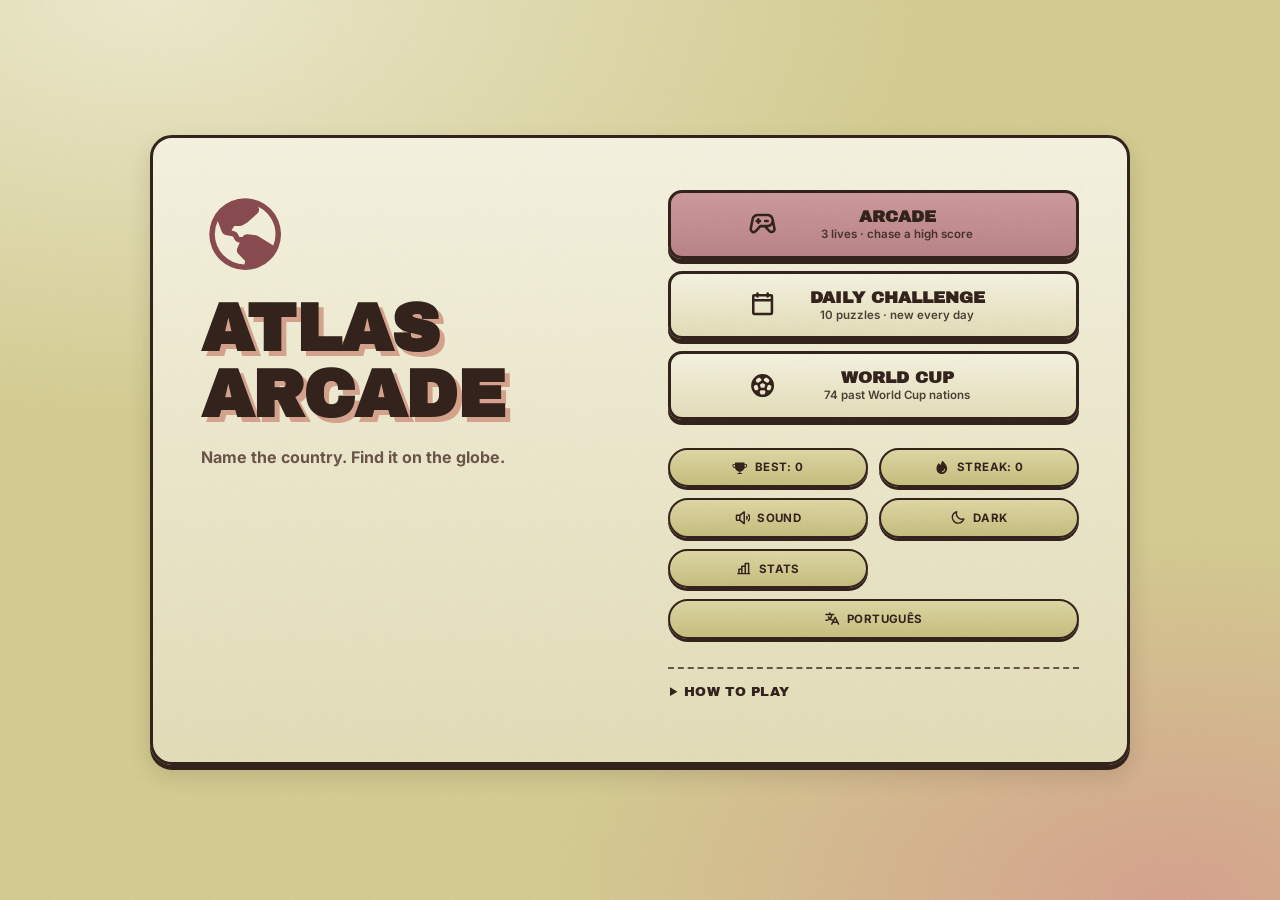
<file: index.html>
<!DOCTYPE html>
<html lang="en">
  <head>
    <meta charset="UTF-8" />
    <meta name="viewport" content="width=device-width, initial-scale=1, viewport-fit=cover" />

    <!--
      Content-Security-Policy.

      GitHub Pages serves static files and cannot set response headers, so the
      policy is declared in markup. It must stay above the first <link> and
      <script> below: anything earlier in the document is not covered by it.

      Built on `default-src 'none'`, so every capability is opted into by name.
      The two third-party entries are both Cloudflare Web Analytics, and they
      are deliberately different hosts: static.cloudflareinsights.com serves the
      beacon script, cloudflareinsights.com receives the events. Listing only
      the first is a policy that looks right and silently drops every event. An
      injected script still has nowhere to load from and nowhere to phone home
      to.

      style-src carries 'unsafe-inline' for one reason: the stats bars in
      src/main.js are drawn with a style="width:N%" attribute. Drop it here the
      day that becomes a CSS custom property.

      Note that frame-ancestors, report-uri and sandbox are ignored in a meta
      tag — they are header-only, and Pages cannot send headers.
    -->
    <meta http-equiv="Content-Security-Policy" content="
      default-src 'none';
      script-src 'self' https://static.cloudflareinsights.com;
      style-src 'self' 'unsafe-inline';
      img-src 'self' data:;
      font-src 'self';
      media-src 'self';
      connect-src 'self' https://cloudflareinsights.com;
      manifest-src 'self';
      worker-src 'self';
      base-uri 'none';
      form-action 'none';
    ">
    <meta name="referrer" content="strict-origin-when-cross-origin">
    <title>Atlas Arcade: flags, capitals & the globe</title>
    <meta name="description" content="An arcade geography quiz: name countries from flags & shapes, guess capitals, and locate places on a spinning globe." />

    <!-- canonical -->
    <link rel="canonical" href="https://azevedev.github.io/atlas-arcade/" />

    <!-- Open Graph (LinkedIn, Facebook, Slack, Discord…) -->
    <meta property="og:type" content="website" />
    <meta property="og:site_name" content="Atlas Arcade" />
    <meta property="og:title" content="Atlas Arcade: a geography arcade" />
    <meta property="og:description" content="Name countries from their flag or shape, guess capitals, and tap the spinning globe to locate places. Daily challenge with a shareable emoji grid. Free, no sign-up, plays offline." />
    <meta property="og:url" content="https://azevedev.github.io/atlas-arcade/" />
    <meta property="og:image" content="https://azevedev.github.io/atlas-arcade/assets/social/og.jpg" />
    <meta property="og:image:type" content="image/jpeg" />
    <meta property="og:image:width" content="1200" />
    <meta property="og:image:height" content="630" />
    <meta property="og:image:alt" content="Atlas Arcade: flags, capitals and a spinning globe" />

    <!-- Twitter / X -->
    <meta name="twitter:card" content="summary_large_image" />
    <meta name="twitter:title" content="Atlas Arcade: a geography arcade" />
    <meta name="twitter:description" content="Name countries from their flag or shape, guess capitals, and tap the spinning globe. New daily challenge every day." />
    <meta name="twitter:image" content="https://azevedev.github.io/atlas-arcade/assets/social/og.jpg" />

    <!-- PWA / mobile -->
    <meta name="theme-color" content="#d6ce93" />
    <meta name="apple-mobile-web-app-capable" content="yes" />
    <meta name="apple-mobile-web-app-title" content="Atlas Arcade" />
    <meta name="apple-mobile-web-app-status-bar-style" content="black-translucent" />
    <link rel="manifest" href="./manifest.webmanifest" />
    <link rel="apple-touch-icon" href="./assets/social/icon-180.png" />

    <link rel="icon" href="./assets/social/favicon.svg" type="image/svg+xml" />
    <link rel="stylesheet" href="./styles/theme.css" />
    <link rel="stylesheet" href="./styles/screens.css" />
    <link rel="stylesheet" href="./styles/globe.css" />

    <!-- vendored libraries (globals: d3, topojson) -->
    <script src="./vendor/d3.v7.min.js"></script>
    <script src="./vendor/topojson-client.min.js"></script>

    <!-- Analytics (Cloudflare Web Analytics: cookieless, no personal data, so
         no consent banner). Blocked or offline it simply fails to send. The
         legacy src/analytics.js event wrapper is now inert: it checked
         window.umami, which no longer loads. -->
    <script type="module" src="https://static.cloudflareinsights.com/beacon.min.js" data-cf-beacon='{"token": "d8da24149f5046e6b3b5a3e3b3052253"}'></script>
  </head>
  <body>
    <!-- Icon sprite. Inlined rather than fetched: it has to be there before the
         boot splash paints, and external <use href="file.svg#id"> is still not
         reliable in Safari. Regenerate with scripts/build_icons.py. -->
    <!-- ICONS:START -->
    <!-- Phosphor Icons 2.1.1 (MIT). Generated by scripts/build_icons.py — do not edit by hand. -->
    <svg class="icon-sprite" aria-hidden="true" focusable="false">
      <symbol id="i-globe" viewBox="0 0 256 256"><path d="M128,20A108,108,0,1,0,236,128,108.12,108.12,0,0,0,128,20Zm84,108a83.64,83.64,0,0,1-4.47,27L167,130a19.65,19.65,0,0,0-7.8-2.78l-22.82-3.08A20.14,20.14,0,0,0,117.72,132h-4.07l-2.71-5.6a19.88,19.88,0,0,0-13.8-10.84L94.46,115l4-7h14.39a20,20,0,0,0,9.66-2.49l12.25-6.76a20.57,20.57,0,0,0,3.74-2.68l26.92-24.33A20,20,0,0,0,172,56.49,84,84,0,0,1,212,128ZM140.76,45l6.2,11.1L122.75,78l-10.93,6H96.14A20.05,20.05,0,0,0,78.78,94.06l-4.49,7.85L67.68,84.28l9.91-23.42A83.91,83.91,0,0,1,140.76,45ZM44,128a83.52,83.52,0,0,1,4.4-26.77l7.74,20.65a19.89,19.89,0,0,0,14.52,12.53l19.53,4.2,3,6.1a20.11,20.11,0,0,0,13.55,10.77l-5,11.12a20,20,0,0,0,3.58,21.71l.21.22,18.16,18.7-.89,4.59A84.09,84.09,0,0,1,44,128Zm103.65,81.66a20.11,20.11,0,0,0-5-17.3l-.21-.22-17.72-18.25,11.37-25.52,19,2.56,41.43,25.48A84.2,84.2,0,0,1,147.65,209.66Z"/></symbol>
      <symbol id="i-globe-fill" viewBox="0 0 256 256"><path d="M128,24A104,104,0,1,0,232,128,104.11,104.11,0,0,0,128,24Zm88,104a87.62,87.62,0,0,1-6.4,32.94l-44.7-27.49a15.92,15.92,0,0,0-6.24-2.23l-22.82-3.08a16.11,16.11,0,0,0-16,7.86h-8.72l-3.8-7.86a15.91,15.91,0,0,0-11-8.67l-8-1.73L96.14,104h16.71a16.06,16.06,0,0,0,7.73-2l12.25-6.76a16.62,16.62,0,0,0,3-2.14l26.91-24.34A15.93,15.93,0,0,0,166,49.1l-.36-.65A88.11,88.11,0,0,1,216,128ZM40,128a87.53,87.53,0,0,1,8.54-37.8l11.34,30.27a16,16,0,0,0,11.62,10l21.43,4.61L96.74,143a16.09,16.09,0,0,0,14.4,9h1.48l-7.23,16.23a16,16,0,0,0,2.86,17.37l.14.14L128,205.94l-1.94,10A88.11,88.11,0,0,1,40,128Z"/></symbol>
      <symbol id="i-arcade" viewBox="0 0 256 256"><path d="M176,116H152a12,12,0,0,1,0-24h24a12,12,0,0,1,0,24ZM104,92h-4V88a12,12,0,0,0-24,0v4H72a12,12,0,0,0,0,24h4v4a12,12,0,0,0,24,0v-4h4a12,12,0,0,0,0-24ZM244.76,202.94a40,40,0,0,1-61,5.35,7,7,0,0,1-.53-.56L144.67,164H111.33L72.81,207.73c-.17.19-.35.38-.53.56A40,40,0,0,1,4.62,173.05a1.18,1.18,0,0,1,0-.2L21,88.79A63.88,63.88,0,0,1,83.88,36H172a64.08,64.08,0,0,1,62.93,52.48,1.8,1.8,0,0,1,0,.19l16.36,84.17a1.77,1.77,0,0,1,0,.2A39.74,39.74,0,0,1,244.76,202.94ZM172,140a40,40,0,0,0,0-80H83.89A39.9,39.9,0,0,0,44.62,93.06a1.55,1.55,0,0,0,0,.21l-16.34,84a16,16,0,0,0,13,18.44,16.07,16.07,0,0,0,13.86-4.21L96.9,144.07a12,12,0,0,1,9-4.07Zm55.76,37.31-7-35.95a63.84,63.84,0,0,1-44.27,22.46l24.41,27.72a16,16,0,0,0,26.85-14.23Z"/></symbol>
      <symbol id="i-daily" viewBox="0 0 256 256"><path d="M208,28H188V24a12,12,0,0,0-24,0v4H92V24a12,12,0,0,0-24,0v4H48A20,20,0,0,0,28,48V208a20,20,0,0,0,20,20H208a20,20,0,0,0,20-20V48A20,20,0,0,0,208,28ZM68,52a12,12,0,0,0,24,0h72a12,12,0,0,0,24,0h16V76H52V52ZM52,204V100H204V204Z"/></symbol>
      <symbol id="i-worldcup" viewBox="0 0 256 256"><path d="M128,20A108,108,0,1,0,236,128,108.12,108.12,0,0,0,128,20Zm71.88,151.42h-24L166.1,158l11.3-32.94L193.15,120l18.6,14.26A83.42,83.42,0,0,1,199.88,171.42ZM44.25,134.21,62.85,120l15.75,5.11L89.9,158l-9.75,13.42h-24A83.42,83.42,0,0,1,44.25,134.21ZM111.85,148l-9.54-27.77L128,102.56l25.69,17.67L144.15,148Zm80.66-73.73-6.78,22.85-15.81,5.14L140,81.69V65.46l21.22-14.59A84.27,84.27,0,0,1,192.51,74.27ZM94.78,50.87,116,65.46V81.69L86.08,102.26,70.27,97.12,63.49,74.27A84.27,84.27,0,0,1,94.78,50.87Zm13.58,158.79-8.62-24.37L109.39,172h37.22l9.65,13.29-8.62,24.37a83.59,83.59,0,0,1-39.28,0Z"/></symbol>
      <symbol id="i-trophy" viewBox="0 0 256 256"><path d="M232,64H208V48a8,8,0,0,0-8-8H56a8,8,0,0,0-8,8V64H24A16,16,0,0,0,8,80V96a40,40,0,0,0,40,40h3.65A80.13,80.13,0,0,0,120,191.61V216H96a8,8,0,0,0,0,16h64a8,8,0,0,0,0-16H136V191.58c31.94-3.23,58.44-25.64,68.08-55.58H208a40,40,0,0,0,40-40V80A16,16,0,0,0,232,64ZM48,120A24,24,0,0,1,24,96V80H48v32q0,4,.39,8ZM232,96a24,24,0,0,1-24,24h-.5a81.81,81.81,0,0,0,.5-8.9V80h24Z"/></symbol>
      <symbol id="i-fire" viewBox="0 0 256 256"><path d="M143.38,17.85a8,8,0,0,0-12.63,3.41l-22,60.41L84.59,58.26a8,8,0,0,0-11.93.89C51,87.53,40,116.08,40,144a88,88,0,0,0,176,0C216,84.55,165.21,36,143.38,17.85Zm40.51,135.49a57.6,57.6,0,0,1-46.56,46.55A7.65,7.65,0,0,1,136,200a8,8,0,0,1-1.32-15.89c16.57-2.79,30.63-16.85,33.44-33.45a8,8,0,0,1,15.78,2.68Z"/></symbol>
      <symbol id="i-sound" viewBox="0 0 256 256"><path d="M157.27,21.22a12,12,0,0,0-12.64,1.31L75.88,76H32A20,20,0,0,0,12,96v64a20,20,0,0,0,20,20H75.88l68.75,53.47A12,12,0,0,0,164,224V32A12,12,0,0,0,157.27,21.22ZM36,100H68v56H36Zm104,99.46L92,162.13V93.87l48-37.33ZM212,128a44,44,0,0,1-11,29.11,12,12,0,1,1-18-15.88,20,20,0,0,0,0-26.43,12,12,0,0,1,18-15.86A43.94,43.94,0,0,1,212,128Zm40,0a83.87,83.87,0,0,1-21.39,56,12,12,0,0,1-17.89-16,60,60,0,0,0,0-80,12,12,0,1,1,17.88-16A83.87,83.87,0,0,1,252,128Z"/></symbol>
      <symbol id="i-muted" viewBox="0 0 256 256"><path d="M56.88,31.93A12,12,0,1,0,39.12,48.07L64.51,76H32A20,20,0,0,0,12,96v64a20,20,0,0,0,20,20H75.88l68.75,53.47A12,12,0,0,0,164,224V185.44l35.12,38.63a12,12,0,0,0,17.76-16.14ZM36,100H68v56H36Zm104,99.46L92,162.13V106.24L140,159Zm-31-134a12,12,0,0,1,2.11-16.84l33.51-26.07A12,12,0,0,1,164,32V94.94a12,12,0,0,1-24,0V56.54l-14.15,11A12,12,0,0,1,109,65.44Zm74,49.35a12,12,0,0,1,18-15.85,44,44,0,0,1,5.55,50.21,12,12,0,0,1-21-11.55A19.67,19.67,0,0,0,188,128,20,20,0,0,0,183,114.79ZM252,128a84.18,84.18,0,0,1-19.11,53.35,12,12,0,1,1-18.53-15.25A60,60,0,0,0,212.73,88a12,12,0,1,1,17.88-16A83.87,83.87,0,0,1,252,128Z"/></symbol>
      <symbol id="i-dark" viewBox="0 0 256 256"><path d="M236.37,139.4a12,12,0,0,0-12-3A84.07,84.07,0,0,1,119.6,31.59a12,12,0,0,0-15-15A108.86,108.86,0,0,0,49.69,55.07,108,108,0,0,0,136,228a107.09,107.09,0,0,0,64.93-21.69,108.86,108.86,0,0,0,38.44-54.94A12,12,0,0,0,236.37,139.4Zm-49.88,47.74A84,84,0,0,1,68.86,69.51,84.93,84.93,0,0,1,92.27,48.29Q92,52.13,92,56A108.12,108.12,0,0,0,200,164q3.87,0,7.71-.27A84.79,84.79,0,0,1,186.49,187.14Z"/></symbol>
      <symbol id="i-light" viewBox="0 0 256 256"><path d="M116,36V20a12,12,0,0,1,24,0V36a12,12,0,0,1-24,0Zm80,92a68,68,0,1,1-68-68A68.07,68.07,0,0,1,196,128Zm-24,0a44,44,0,1,0-44,44A44.05,44.05,0,0,0,172,128ZM51.51,68.49a12,12,0,1,0,17-17l-12-12a12,12,0,0,0-17,17Zm0,119-12,12a12,12,0,0,0,17,17l12-12a12,12,0,1,0-17-17ZM196,72a12,12,0,0,0,8.49-3.51l12-12a12,12,0,0,0-17-17l-12,12A12,12,0,0,0,196,72Zm8.49,115.51a12,12,0,0,0-17,17l12,12a12,12,0,0,0,17-17ZM48,128a12,12,0,0,0-12-12H20a12,12,0,0,0,0,24H36A12,12,0,0,0,48,128Zm80,80a12,12,0,0,0-12,12v16a12,12,0,0,0,24,0V220A12,12,0,0,0,128,208Zm108-92H220a12,12,0,0,0,0,24h16a12,12,0,0,0,0-24Z"/></symbol>
      <symbol id="i-stats" viewBox="0 0 256 256"><path d="M224,196h-4V40a12,12,0,0,0-12-12H152a12,12,0,0,0-12,12V76H96A12,12,0,0,0,84,88v36H48a12,12,0,0,0-12,12v60H32a12,12,0,0,0,0,24H224a12,12,0,0,0,0-24ZM164,52h32V196H164Zm-56,48h32v96H108ZM60,148H84v48H60Z"/></symbol>
      <symbol id="i-language" viewBox="0 0 256 256"><path d="M250.73,210.63l-56-112a12,12,0,0,0-21.46,0l-20.52,41A84.2,84.2,0,0,1,114,126.22,107.48,107.48,0,0,0,139.33,68H160a12,12,0,0,0,0-24H108V32a12,12,0,0,0-24,0V44H32a12,12,0,0,0,0,24h83.13A83.69,83.69,0,0,1,96,110.35,84,84,0,0,1,83.6,91a12,12,0,1,0-21.81,10A107.55,107.55,0,0,0,78,126.24,83.54,83.54,0,0,1,32,140a12,12,0,0,0,0,24,107.47,107.47,0,0,0,64-21.07,108.4,108.4,0,0,0,45.39,19.44l-24.13,48.26a12,12,0,1,0,21.46,10.73L151.41,196h65.17l12.68,25.36a12,12,0,1,0,21.47-10.73ZM163.41,172,184,130.83,204.58,172Z"/></symbol>
      <symbol id="i-close" viewBox="0 0 256 256"><path d="M208.49,191.51a12,12,0,0,1-17,17L128,145,64.49,208.49a12,12,0,0,1-17-17L111,128,47.51,64.49a12,12,0,0,1,17-17L128,111l63.51-63.52a12,12,0,0,1,17,17L145,128Z"/></symbol>
      <symbol id="i-tap" viewBox="0 0 256 256"><path d="M228,156v36c0,13.85-1.63,26.52-4.58,35.68a12,12,0,1,1-22.84-7.36c2.14-6.65,3.42-17.24,3.42-28.32V156a8,8,0,0,0-16,0v4a12,12,0,0,1-24,0V140a8,8,0,0,0-16,0v12a12,12,0,0,1-24,0V84a8,8,0,0,0-16,0V192a12,12,0,0,1-22.18,6.34l-18.68-30-.21-.34A8,8,0,0,0,53,175.92L78.27,217.8a12,12,0,0,1-20.56,12.39l-25.31-42-.12-.2A32,32,0,0,1,84,150.83V84a32,32,0,0,1,64,0v25a32,32,0,0,1,36.78,17A32,32,0,0,1,228,156ZM56,96A12,12,0,0,0,68,84a48,48,0,0,1,96,0,12,12,0,0,0,24,0A72,72,0,0,0,44,84,12,12,0,0,0,56,96Z"/></symbol>
      <symbol id="i-check" viewBox="0 0 256 256"><path d="M232.49,80.49l-128,128a12,12,0,0,1-17,0l-56-56a12,12,0,1,1,17-17L96,183,215.51,63.51a12,12,0,0,1,17,17Z"/></symbol>
      <symbol id="i-share" viewBox="0 0 256 256"><path d="M172,164a12,12,0,0,1-12,12H96a12,12,0,0,1,0-24h64A12,12,0,0,1,172,164Zm-12-52H96a12,12,0,0,0,0,24h64a12,12,0,0,0,0-24Zm60-64V216a20,20,0,0,1-20,20H56a20,20,0,0,1-20-20V48A20,20,0,0,1,56,28H90.53a51.88,51.88,0,0,1,74.94,0H200A20,20,0,0,1,220,48ZM100.29,60h55.42a28,28,0,0,0-55.42,0ZM196,52H178.59A52.13,52.13,0,0,1,180,64v8a12,12,0,0,1-12,12H88A12,12,0,0,1,76,72V64a52.13,52.13,0,0,1,1.41-12H60V212H196Z"/></symbol>
      <symbol id="i-hint" viewBox="0 0 256 256"><path d="M176,232a8,8,0,0,1-8,8H88a8,8,0,0,1,0-16h80A8,8,0,0,1,176,232Zm40-128a87.55,87.55,0,0,1-33.64,69.21A16.24,16.24,0,0,0,176,186v6a16,16,0,0,1-16,16H96a16,16,0,0,1-16-16v-6a16,16,0,0,0-6.23-12.66A87.59,87.59,0,0,1,40,104.49C39.74,56.83,78.26,17.14,125.88,16A88,88,0,0,1,216,104Zm-32.11-9.34a57.6,57.6,0,0,0-46.56-46.55,8,8,0,0,0-2.66,15.78c16.57,2.79,30.63,16.85,33.44,33.45A8,8,0,0,0,176,104a9,9,0,0,0,1.35-.11A8,8,0,0,0,183.89,94.66Z"/></symbol>
      <symbol id="i-skip" viewBox="0 0 256 256"><path d="M200,28a12,12,0,0,0-12,12v62l-113.45-71A20,20,0,0,0,44,47.88V208.12A20,20,0,0,0,74.55,225L188,154v62a12,12,0,0,0,24,0V40A12,12,0,0,0,200,28ZM68,200.73V55.27L184.3,128Z"/></symbol>
      <symbol id="i-timer" viewBox="0 0 256 256"><path d="M128,44a96,96,0,1,0,96,96A96.11,96.11,0,0,0,128,44Zm0,168a72,72,0,1,1,72-72A72.08,72.08,0,0,1,128,212ZM164.49,99.51a12,12,0,0,1,0,17l-28,28a12,12,0,0,1-17-17l28-28A12,12,0,0,1,164.49,99.51ZM92,16A12,12,0,0,1,104,4h48a12,12,0,0,1,0,24H104A12,12,0,0,1,92,16Z"/></symbol>
      <symbol id="i-record" viewBox="0 0 256 256"><path d="M111.49,52.63a15.8,15.8,0,0,0-26,5.77L33,202.78A15.83,15.83,0,0,0,47.76,224a16,16,0,0,0,5.46-1l144.37-52.5a15.8,15.8,0,0,0,5.78-26ZM65.14,161.13l19.2-52.79,63.32,63.32-52.8,19.2ZM160,72a37.8,37.8,0,0,1,3.84-15.58C169.14,45.83,179.14,40,192,40c6.7,0,11-2.29,13.65-7.21A22,22,0,0,0,208,23.94,8,8,0,0,1,224,24c0,12.86-8.52,32-32,32-6.7,0-11,2.29-13.65,7.21A22,22,0,0,0,176,72.06,8,8,0,0,1,160,72ZM136,40V16a8,8,0,0,1,16,0V40a8,8,0,0,1-16,0Zm101.66,82.34a8,8,0,1,1-11.32,11.31l-16-16a8,8,0,0,1,11.32-11.32Zm4.87-42.75-24,8a8,8,0,0,1-5.06-15.18l24-8a8,8,0,0,1,5.06,15.18Z"/></symbol>
      <symbol id="i-cat-flag" viewBox="0 0 256 256"><path d="M40.14,46.88A12,12,0,0,0,36,56V224a12,12,0,0,0,24,0V181.72c22.84-17.12,42.1-9.12,70.68,5,16.23,8,34.74,17.2,54.8,17.2,14.72,0,30.28-4.94,46.38-18.88A12,12,0,0,0,236,176V56a12,12,0,0,0-19.86-9.07c-24.71,21.41-44.53,13.31-74.82-1.68C113.19,31.27,78.17,13.94,40.14,46.88ZM212,170.26c-22.84,17.13-42.1,9.11-70.68-5C118.16,153.76,90.33,140,60,153.87V61.69c22.84-17.12,42.1-9.12,70.68,5,16.23,8,34.74,17.2,54.8,17.2A63,63,0,0,0,212,78.08Z"/></symbol>
      <symbol id="i-cat-shape" viewBox="0 0 256 256"><path d="M231.38,46.54a12,12,0,0,0-10.29-2.18L161.4,59.28l-60-30a12,12,0,0,0-8.28-.91l-64,16A12,12,0,0,0,20,56V200a12,12,0,0,0,14.91,11.64L94.6,196.72l60,30a12,12,0,0,0,8.28.91l64-16A12,12,0,0,0,236,200V56A12,12,0,0,0,231.38,46.54ZM108,59.42l40,20V196.58l-40-20Zm-64,6,40-10V174.63l-40,10ZM212,190.63l-40,10V81.37l40-10Z"/></symbol>
      <symbol id="i-cat-capital" viewBox="0 0 256 256"><path d="M24,108H44v48H32a12,12,0,0,0,0,24H224a12,12,0,0,0,0-24H212V108h20a12,12,0,0,0,6.29-22.22l-104-64a12,12,0,0,0-12.58,0l-104,64A12,12,0,0,0,24,108Zm44,0H92v48H68Zm72,0v48H116V108Zm48,48H164V108h24ZM128,46.09,189.6,84H66.4ZM252,208a12,12,0,0,1-12,12H16a12,12,0,0,1,0-24H240A12,12,0,0,1,252,208Z"/></symbol>
      <symbol id="i-cat-locate" viewBox="0 0 256 256"><path d="M128,60a44,44,0,1,0,44,44A44.05,44.05,0,0,0,128,60Zm0,64a20,20,0,1,1,20-20A20,20,0,0,1,128,124Zm0-112a92.1,92.1,0,0,0-92,92c0,77.36,81.64,135.4,85.12,137.83a12,12,0,0,0,13.76,0,259,259,0,0,0,42.18-39C205.15,170.57,220,136.37,220,104A92.1,92.1,0,0,0,128,12Zm31.3,174.71A249.35,249.35,0,0,1,128,216.89a249.35,249.35,0,0,1-31.3-30.18C80,167.37,60,137.31,60,104a68,68,0,0,1,136,0C196,137.31,176,167.37,159.3,186.71Z"/></symbol>
    </svg>
    <!-- ICONS:END -->

    <!-- boot splash: shown until main.js has data + UI ready (see #app_loaded) -->
    <div id="boot" class="boot" role="status" aria-live="polite">
      <div class="boot-globe"><svg class="icon" aria-hidden="true"><use href="#i-globe-fill" /></svg></div>
      <p class="boot-text" data-i18n="app.loading">Loading Atlas Arcade…</p>
    </div>

    <div id="app">
      <!-- ================= MENU ================= -->
      <section id="screen-menu" class="screen active">
        <div class="menu-card">
          <div class="menu-brand">
            <div class="logo"><svg class="icon" aria-hidden="true"><use href="#i-globe-fill" /></svg></div>
            <h1 class="title">Atlas Arcade</h1>
            <p class="tagline" data-i18n="app.tagline">Name the country. Find it on the globe.</p>
          </div>

          <div class="menu-main">
            <div class="menu-buttons">
              <button class="btn btn-primary" id="play-arcade">
                <span class="btn-icon"><svg class="icon" aria-hidden="true"><use href="#i-arcade" /></svg></span>
                <span class="btn-labels"><b data-i18n="menu.arcade">Arcade</b><small data-i18n="menu.arcadeSub">3 lives · chase a high score</small></span>
              </button>
              <button class="btn btn-secondary" id="play-daily">
                <span class="btn-icon"><svg class="icon" aria-hidden="true"><use href="#i-daily" /></svg></span>
                <span class="btn-labels"><b data-i18n="menu.daily">Daily Challenge</b><small id="daily-sub">10 puzzles · new every day</small></span>
              </button>
              <button class="btn btn-secondary" id="play-worldcup">
                <span class="btn-icon"><svg class="icon" aria-hidden="true"><use href="#i-worldcup" /></svg></span>
                <span class="btn-labels"><b data-i18n="menu.worldcup">World Cup</b><small data-i18n="menu.worldcupSub">74 past World Cup nations</small></span>
              </button>
            </div>

            <div class="menu-meta">
              <!-- filled in by refreshMenu(); these are the pre-script shape -->
              <span id="best-chip" class="chip"><svg class="icon" aria-hidden="true"><use href="#i-trophy" /></svg> Best: 0</span>
              <span id="streak-chip" class="chip"><svg class="icon" aria-hidden="true"><use href="#i-fire" /></svg> Streak: 0</span>
              <button id="mute-toggle" class="chip chip-btn"><svg class="icon" aria-hidden="true"><use href="#i-sound" /></svg> Sound</button>
              <button id="theme-toggle" class="chip chip-btn"><svg class="icon" aria-hidden="true"><use href="#i-dark" /></svg> Theme</button>
              <button id="stats-toggle" class="chip chip-btn"><svg class="icon" aria-hidden="true"><use href="#i-stats" /></svg> Stats</button>
              <button id="lang-toggle" class="chip chip-btn"><svg class="icon" aria-hidden="true"><use href="#i-language" /></svg> Português</button>
            </div>

            <details class="howto">
              <summary data-i18n="menu.howto">How to play</summary>
              <ul>
                <li data-i18n-html="menu.howto1"><b>Name the country</b> from its flag, its shape, or where it lights up on the globe.</li>
                <li data-i18n-html="menu.howto2"><b>Name the capital</b>. A soft blob shows roughly where it sits.</li>
                <li data-i18n-html="menu.howto3"><b>Locate it</b> by tapping the spinning globe as close as you can. Pinch, scroll, or use the +/− buttons to zoom in on small countries.</li>
                <li data-i18n-html="menu.howto4">Tap a flag or shape to see it full size.</li>
                <li data-i18n-html="menu.howto5">Every question starts at full points. Hints and wrong guesses cost you. Chain correct answers for a <b>combo</b>.</li>
              </ul>
            </details>
          </div>
        </div>
      </section>

      <!-- ================= ARCADE CATEGORY PICKER ================= -->
      <section id="screen-arcade" class="screen">
        <div class="menu-card">
          <button class="back-link" id="arcade-back" data-i18n="picker.back">‹ Back</button>
          <div class="logo small"><svg class="icon" aria-hidden="true"><use href="#i-arcade" /></svg></div>
          <h2 class="cats-title" id="picker-title">Pick a mode</h2>
          <p class="diff-note" id="picker-note" hidden></p>
          <div class="diff-row" role="group" data-i18n-aria="diff.group" aria-label="Difficulty">
            <button type="button" class="diff-btn" data-diff="easy"   data-i18n="diff.easy">Easy</button>
            <button type="button" class="diff-btn" data-diff="normal" data-i18n="diff.normal">Normal</button>
            <button type="button" class="diff-btn" data-diff="hard"   data-i18n="diff.hard">Hard</button>
          </div>
          <p class="diff-note" id="diff-note"></p>

          <div class="cat-grid" id="arcade-cats"></div>
        </div>
      </section>

      <!-- ================= GAME ================= -->
      <section id="screen-game" class="screen">
        <header class="hud">
          <button class="hud-back" id="hud-back" data-i18n-aria="hud.back" aria-label="Back to menu"><svg class="icon" aria-hidden="true"><use href="#i-close" /></svg></button>
          <div class="hud-score"><span class="hud-label" data-i18n="hud.score">SCORE</span><span id="hud-score">0</span></div>
          <div class="hud-meta" id="hud-meta">
            <span class="hud-label" id="hud-mode"></span>
            <span class="hud-sub" id="hud-sub"></span>
          </div>
          <div class="hud-right">
            <div class="hud-lives" id="hud-lives"></div>
            <div class="hud-progress" id="hud-progress" hidden></div>
            <div class="hud-combo" id="hud-combo" hidden><span id="hud-mult">x2</span> <span class="combo-word" data-i18n="hud.combo">combo</span></div>
          </div>
        </header>

        <div class="stage">
          <div class="globe-wrap">
            <canvas id="globe"></canvas>
            <div id="globe-label" class="globe-label" hidden></div>
            <div id="locate-badge" class="locate-badge" hidden><svg class="icon" aria-hidden="true"><use href="#i-tap" /></svg><span data-i18n="game.tapGlobe">tap the globe</span></div>
            <!-- pinch works on touch and the wheel works on trackpads; these are
                 the discoverable + keyboard-reachable equivalent -->
            <!-- The stack is anchored to the bottom, so it grows upward. Order
                 matters: reset appears and disappears, so it sits at the top,
                 and + is last so the button you click repeatedly never moves
                 out from under your finger. -->
            <div class="globe-zoom" role="group" data-i18n-aria="zoom.group" aria-label="Globe zoom">
              <button type="button" class="globe-zoom-btn zoom-reset" id="zoom-reset" data-i18n-aria="zoom.reset" aria-label="Reset zoom" hidden>1×</button>
              <button type="button" class="globe-zoom-btn" id="zoom-out" data-i18n-aria="zoom.out" aria-label="Zoom out">−</button>
              <button type="button" class="globe-zoom-btn" id="zoom-in" data-i18n-aria="zoom.in" aria-label="Zoom in">+</button>
            </div>
          </div>

          <button type="button" class="clue-media" id="clue-media" hidden data-i18n-aria="clue.enlarge" aria-label="Enlarge the clue">
            <img id="clue-flag" class="clue-flag" alt="flag" hidden />
            <svg id="clue-shape" class="clue-shape" viewBox="0 0 260 260" hidden></svg>
          </button>

          <!-- result banner: sits at the top so the globe stays visible -->
          <div class="reveal" id="reveal" hidden>
            <div class="reveal-inner">
              <span class="reveal-mark" id="reveal-mark"><svg class="icon" aria-hidden="true"><use href="#i-check" /></svg></span>
              <div class="reveal-body">
                <div class="reveal-text" id="reveal-text"></div>
                <div class="reveal-points" id="reveal-points"></div>
              </div>
              <button class="reveal-continue" id="reveal-continue" hidden data-i18n="game.continue">Continue ›</button>
            </div>
          </div>
        </div>

        <div class="panel">
          <div class="meter">
            <!-- the icon is a sibling, not part of the label: setStopwatch runs on
                 every frame and should only ever touch the digits -->
            <span class="stopwatch"><svg class="icon" aria-hidden="true"><use href="#i-timer" /></svg><span id="stopwatch">0.0s</span></span>
            <span class="points-chip" id="points-chip"></span>
          </div>
          <p class="prompt" id="prompt">…</p>

          <div class="guesses" id="guesses"></div>
          <div class="hint-log" id="hint-log"></div>

          <div class="answer-row" id="answer-row">
            <div class="ac">
              <input id="answer" class="answer-input" type="text" autocomplete="off" autocapitalize="off" autocorrect="off" spellcheck="false" data-i18n-ph="game.placeholder" placeholder="Type your answer…" disabled />
              <ul id="suggestions" class="suggestions" role="listbox" hidden></ul>
            </div>
          </div>

          <div class="controls">
            <button class="btn btn-hint" id="btn-hint"><svg class="icon" aria-hidden="true"><use href="#i-hint" /></svg> <span data-i18n="game.hint">Hint</span> <span id="hint-count" class="pill"></span></button>
            <button class="btn btn-skip" id="btn-skip"><span data-i18n="game.skip">Skip</span> <svg class="icon" aria-hidden="true"><use href="#i-skip" /></svg></button>
          </div>
        </div>
      </section>

      <!-- ================= RESULTS ================= -->
      <section id="screen-results" class="screen">
        <div class="results-card" id="results-card">
          <div class="triumph-mark" id="triumph-mark" hidden><svg class="icon" aria-hidden="true"><use href="#i-globe-fill" /></svg></div>
          <h2 id="results-title" data-i18n="results.over">Run over!</h2>
          <p class="results-sub" id="results-sub" hidden></p>
          <div class="results-score"><span id="results-score">0</span><small data-i18n="results.points">points</small></div>
          <div id="results-stats" class="results-stats"></div>
          <div id="share-head" class="share-head" hidden></div>
          <pre id="share-grid" class="share-grid" hidden></pre>
          <div class="results-buttons">
            <button class="btn btn-secondary" id="share-btn" hidden><svg class="icon" aria-hidden="true"><use href="#i-share" /></svg> <span data-i18n="results.share">Share result</span></button>
            <button class="btn btn-secondary" id="endless-btn" hidden data-i18n="results.endless">Keep going</button>
            <button class="btn btn-primary" id="again-btn" data-i18n="results.again">Play again</button>
            <button class="btn btn-ghost" id="menu-btn" data-i18n="results.menu">Menu</button>
          </div>
        </div>
      </section>

      <!-- Wordle-style personal stats: nothing leaves the device -->
      <div id="stats-modal" class="lightbox" hidden role="dialog" aria-modal="true" aria-labelledby="stats-title">
        <div class="lightbox-panel">
          <div class="lightbox-head">
            <h2 class="lightbox-title" id="stats-title" data-i18n="stats.title">Statistics</h2>
            <button type="button" class="lightbox-close" id="stats-close" data-i18n-aria="stats.close" aria-label="Close"><svg class="icon" aria-hidden="true"><use href="#i-close" /></svg></button>
          </div>
          <div class="stats-tiles" id="stats-tiles"></div>
          <h3 class="stats-sub" id="stats-dist-title" data-i18n="stats.distribution">Correct answers</h3>
          <div class="stats-dist" id="stats-dist"></div>
          <p class="stats-note" id="stats-note" data-i18n="stats.local">Kept on this device only.</p>
        </div>
      </div>

      <!-- full-size view of a flag / shape clue; closing returns to the question -->
      <div id="lightbox" class="lightbox" hidden role="dialog" aria-modal="true" aria-labelledby="lightbox-title">
        <div class="lightbox-panel">
          <div class="lightbox-head">
            <h2 class="lightbox-title" id="lightbox-title" data-i18n="clue.title">Clue</h2>
            <button type="button" class="lightbox-close" id="lightbox-close" data-i18n-aria="clue.close" aria-label="Close and keep playing"><svg class="icon" aria-hidden="true"><use href="#i-close" /></svg></button>
          </div>
          <div class="lightbox-body" id="lightbox-body"></div>
        </div>
      </div>

      <div id="toast" class="toast" hidden></div>
    </div>

    <script type="module" src="./src/main.js"></script>
    <script src="./src/sw-register.js" defer></script>
  </body>
</html>
</file>
<file: styles/theme.css>
/* ============ fonts ============ */
/* Archivo Black for chunky display type, Inter for UI. */
@font-face {
  font-family: "Archivo Black";
  src: url("../assets/fonts/archivo-black.woff2") format("woff2");
  font-weight: 400;
  font-display: swap;
}
@font-face {
  font-family: "Inter";
  src: url("../assets/fonts/inter.woff2") format("woff2");
  font-weight: 100 900;
  font-display: swap;
}

/* ============================================================
   EARTHY TONES
   Dry Sage, Vanilla Custard, Vanilla Cream, Light Bronze, Dusty Rose,
   grounded on a rich umber ink.

   Accent lock: Dusty Rose is the ONE accent. It carries every primary
   action and every "this is the answer" moment. Sage / custard / cream /
   bronze are the neutral surface ramp and never signal an action.

   Radius rule (documented, per the shape lock):
     cards + panels  -> --radius-lg (22px)
     buttons, inputs -> --radius    (14px)
     chips + pills   -> --radius-pill (full)
   ============================================================ */
:root {
  /* raw palette */
  --sage: #a3a380;
  --sage-light: #b4b494;
  --custard: #d6ce93;
  --custard-light: #e0d9a5;
  --custard-deep: #c8bf80;
  --cream: #efebce;
  --cream-light: #f7f4e2;
  --cream-deep: #e5dfba;
  --bronze: #d8a48f;
  --bronze-light: #e3b8a6;
  --rose: #bb8588;
  --rose-light: #cf9b9d;
  --rose-deep: #9c6a6d;
  --umber: #33231c;

  /* semantic */
  --ink: #33231c;
  --ink-soft: #6b5548; /* 5.8:1 on cream */
  --line: #33231c;

  --bg-1: var(--custard);
  --card: var(--cream);
  --card-2: var(--cream-deep);
  /* page lighting: key light upper-left, bounce lower-right. Themed, because
     the raw palette tints would stay bright and blow out the dark mode. */
  --bg-glow-1: var(--cream);
  --bg-glow-2: var(--bronze);

  /* Accent contrast set. --accent is a fill colour only; at 2.6:1 on cream it
     can never be text. The three tokens below are the readable forms:
       --on-accent       text ON a rose fill              (4.9:1)
       --accent-text     rose AS text on the page / card  (5.4:1)
       --accent-text-inv rose AS text on an --ink fill    (4.9:1) */
  --accent: var(--rose);
  --accent-2: var(--bronze);
  --on-accent: #33231c;
  --accent-text: #8a4c50;
  --accent-text-inv: #bb8588;
  --focus-ring: #33231c;

  /* Success is the one place a second hue is allowed past the accent lock:
     "you got it right" is real semantic state, not decoration. Leaf green,
     picked to sit with the globe's temperate band rather than fight it.
       --ok      fill, carries ink text at 6.0:1
       --ok-text green AS text on the card at 5.6:1 */
  --ok: #8fae62;
  --ok-text: #4a6330;

  /* Continue is "move on", not "you were right", so it must not be green and
     must not be the rose accent either. Sky blue lifted off the globe's own
     atmosphere halo, so the one cool colour in the UI has a source.
     Light-with-ink-text like every other button here, rather than the lone
     dark-with-light-text button; also just reads more obviously blue.
     Ink clears 7.3:1 on the dark stop. Mid blues are avoided on purpose: they
     fail AA against both ink and cream. */
  --sheen-blue: linear-gradient(180deg, #a8d5e6, #86bcd4);
  --on-blue: #33231c;

  /* 2D-shader surfaces: a baked top-light gradient, a chunky offset shadow
     standing in for a hard cast shadow, and a soft tinted ambient shadow. */
  --sheen-card: linear-gradient(180deg, var(--cream-light), var(--cream-deep));
  --sheen-primary: linear-gradient(180deg, var(--rose-light), var(--rose));
  --sheen-quiet: linear-gradient(180deg, var(--custard-light), var(--custard-deep));
  --shadow-hard: 0 5px 0 var(--line);
  --shadow-hard-lift: 0 8px 0 var(--line);
  --shadow-soft: 0 10px 22px rgba(51, 35, 28, 0.16);

  /* ---- globe: a lit planet, not UI chrome ----
     The chrome stays cartoon; the globe is the one object on screen that reads
     naturalistic. The natural colours are pulled toward the palette on purpose:
     the ice is near cream, the arid band near custard, the temperate band near
     sage, so a realistic Earth still sits inside Earthy Tones. */
  --globe-ocean-deep: #245a70;
  --globe-ocean-shallow: #3f8ba4;
  /* land colour comes from the sampled Natural Earth II texture; this is only
     the fallback for the frames before it decodes, and if it fails to load */
  --globe-land-fallback: #6f8a53;
  --globe-atmosphere: #86bcd4;
  --globe-glare: rgba(255, 252, 240, 0.85);
  --globe-limb-light: #cfe6f0;
  --globe-limb-dark: #17384a;
  --globe-border: rgba(24, 44, 34, 0.45);
  --globe-graticule: rgba(233, 240, 226, 0.26);
  --globe-highlight: #bb8588;
  --globe-marker: #9c6a6d;
  --globe-blob: #d8a48f;
  --globe-sphere-line: #33231c;
  /* the country the player tapped, and the line back to the answer.
     Sage, not a foreign blue: it is palette-native and still reads apart
     from the rose answer. */
  --globe-tap: #7d7d5c; /* fills the tapped country, so it must beat the sage land */
  --globe-tap-pin: #d6ce93; /* the pin itself, kept far from rose so the two reads apart */
  --globe-arc: #6b5548;
  --globe-capital: #d6ce93;
  /* terminator: warm sunlight falling into cold shadow, not warm-into-brown */
  --globe-shade-light: rgba(255, 250, 228, 0.16);
  --globe-shade-dark: rgba(6, 20, 32, 0.55);
  /* the answer, once you have got it right */
  --globe-correct: #8fae62;

  /* Stats chart. One series, so one neutral; the second colour marks only the
     run just finished. Set explicitly per theme rather than mixed from --ink:
     an alpha tint that reads well on cream is nearly invisible on umber. */
  --chart-track: #e5e0c4;
  --chart-bar: #bdb79b;
  --chart-bar-on: #4a6330;

  --radius: 14px;
  --radius-lg: 22px;
  --radius-pill: 999px;
  --border: 3px solid var(--line);
}

/* ============ DARK: dusk over the same earth ============ */
:root[data-theme="dark"] {
  --ink: #efebce;
  --ink-soft: #b3a48f;
  --line: #1c1310;

  --bg-1: #241a15;
  --card: #3a2a22;
  --card-2: #4a362c;
  --bg-glow-1: #3f2e25;
  --bg-glow-2: #533630;

  --accent: var(--rose);
  --accent-2: var(--bronze);
  /* --ink flips to cream here, so the two accent-as-text tokens swap with it */
  --on-accent: #33231c;
  --accent-text: #cf9b9d;
  --accent-text-inv: #8a4c50;
  --focus-ring: #efebce;

  --ok: #8fae62;
  --ok-text: #a8c47c; /* 7.1:1 on the dark card */

  --sheen-card: linear-gradient(180deg, #45332a, #33251e);
  --sheen-primary: linear-gradient(180deg, var(--rose-light), var(--rose-deep));
  --sheen-quiet: linear-gradient(180deg, #4a362c, #382a22);
  --shadow-hard: 0 5px 0 var(--line);
  --shadow-hard-lift: 0 8px 0 var(--line);
  --shadow-soft: 0 10px 22px rgba(0, 0, 0, 0.42);

  /* the same planet at dusk: same hues, lower key, warmer glare */
  --globe-ocean-deep: #10303f;
  --globe-ocean-shallow: #22637a;
  --globe-land-fallback: #4a6136;
  --globe-atmosphere: #4d86a6;
  --globe-glare: rgba(255, 236, 198, 0.65);
  --globe-limb-light: #9dc4d6;
  --globe-limb-dark: #0a2331;
  --globe-border: rgba(12, 24, 18, 0.5);
  --globe-graticule: rgba(200, 214, 196, 0.16);
  --globe-highlight: #cf9b9d;
  --globe-marker: #efebce;
  --globe-blob: #d8a48f;
  --globe-sphere-line: #efebce;
  --globe-tap: #d6ce93;
  --globe-tap-pin: #d6ce93;
  --globe-arc: #b3a48f;
  --globe-capital: #d6ce93;
  --globe-shade-light: rgba(255, 244, 214, 0.14);
  --globe-shade-dark: rgba(2, 10, 18, 0.72);
  --globe-correct: #a8c47c;

  --chart-track: #3d2f26;
  --chart-bar: #55523f;
  --chart-bar-on: #a8c47c;
}

/* ============ base ============ */
* { box-sizing: border-box; }
[hidden] { display: none !important; }
/* dvh keeps the layout still while the iOS Safari address bar collapses;
   the 100% above it is the fallback for browsers without dvh. */
html, body { margin: 0; height: 100%; height: 100dvh; }
body {
  font-family: "Inter", system-ui, sans-serif;
  color: var(--ink);
  /* warm key light from the upper left, bronze bounce from the lower right */
  background:
    radial-gradient(110% 85% at 12% 0%, var(--bg-glow-1) 0%, transparent 55%),
    radial-gradient(85% 70% at 92% 100%, var(--bg-glow-2) 0%, transparent 58%),
    var(--bg-1);
  background-attachment: fixed;
  -webkit-tap-highlight-color: transparent;
  overflow: hidden;
  transition: color 0.2s ease, background-color 0.2s ease;
}

/* Paper grain. Fixed and pointer-events:none so it composites once and never
   repaints with scrolling content. */
body::after {
  content: "";
  position: fixed;
  inset: 0;
  z-index: 90;
  pointer-events: none;
  opacity: 0.38;
  mix-blend-mode: multiply;
  background-image: url("data:image/svg+xml,%3Csvg xmlns='http://www.w3.org/2000/svg' width='160' height='160'%3E%3Cfilter id='n'%3E%3CfeTurbulence type='fractalNoise' baseFrequency='0.85' numOctaves='3' stitchTiles='stitch'/%3E%3C/filter%3E%3Crect width='160' height='160' filter='url(%23n)' opacity='0.32'/%3E%3C/svg%3E");
}
:root[data-theme="dark"] body::after { mix-blend-mode: screen; opacity: 0.2; }

h1, h2, h3, .title, .cats-title, #results-title {
  font-family: "Archivo Black", "Inter", sans-serif;
  text-transform: uppercase;
  letter-spacing: -0.01em;
  line-height: 0.98;
}
.prompt { font-family: "Archivo Black", "Inter", sans-serif; }

#app { height: 100%; position: relative; }

/* ============ keyboard focus ============ */
/* The game is fully playable from the keyboard, so every interactive element
   needs a visible ring. The offset puts it outside the control, on the page
   background, where --focus-ring always has full contrast. */
button:focus-visible,
input:focus-visible,
summary:focus-visible,
canvas:focus-visible,
[tabindex]:focus-visible {
  outline: 3px solid var(--focus-ring);
  outline-offset: 3px;
}

/* ============ icons ============ */
/* Phosphor, as inline <symbol>s at the top of index.html. Sized in em and
   filled with currentColor, so an icon inherits the size and the theme colour
   of whatever it sits in and needs no per-site rule. Regenerate the sprite
   with scripts/build_icons.py. */
.icon-sprite { display: none; }
.icon {
  width: 1em;
  height: 1em;
  fill: currentColor;
  /* never let an icon be squeezed by a long label beside it */
  flex: none;
  /* only matters in the non-flex contexts; sits the glyph on the text baseline */
  vertical-align: -0.135em;
}
/* The three display globes. Phosphor draws to the edge of its box where the
   emoji it replaced sat inset, so they need the extra 15% to hold the same
   optical weight against the type beside them. */
.boot-globe .icon,
.logo .icon,
.triumph-mark .icon { font-size: 1.15em; }

/* ============ screens ============ */
.screen { position: absolute; inset: 0; display: none; overflow: auto; }
.screen.active { display: flex; }

/* ============ buttons ============ */
/* Chunky moulded control: baked top-light gradient, thick ink outline, and a
   hard offset shadow that collapses on press so the button physically sinks. */
.btn {
  font-family: "Inter", sans-serif;
  font-weight: 800;
  text-transform: uppercase;
  letter-spacing: 0.03em;
  border: var(--border);
  border-radius: var(--radius);
  padding: 14px 20px;
  font-size: 0.98rem;
  color: var(--ink);
  background: var(--sheen-card);
  box-shadow: var(--shadow-hard);
  cursor: pointer;
  transition: transform 0.11s cubic-bezier(0.3, 1.6, 0.5, 1),
              box-shadow 0.11s cubic-bezier(0.3, 1.6, 0.5, 1),
              filter 0.15s ease;
  display: inline-flex;
  align-items: center;
  gap: 12px;
  justify-content: center;
}
/* An icon set next to an uppercase 800-weight label needs to run a little
   larger than the cap height or it reads as a stray mark. Scoped to direct
   children so the big .btn-icon slot keeps its own size. */
.btn > .icon { font-size: 1.3em; }
.btn:hover { transform: translateY(-3px); box-shadow: var(--shadow-hard-lift); filter: brightness(1.03); }
.btn:active { transform: translateY(5px); box-shadow: 0 0 0 var(--line); filter: brightness(0.98); }
.btn:disabled {
  opacity: 0.45; cursor: default; transform: none;
  box-shadow: var(--shadow-hard); filter: none;
}

.btn-primary { background: var(--sheen-primary); color: var(--on-accent); }
.btn-secondary { background: var(--sheen-card); color: var(--ink); }
.btn-ghost { background: none; border-color: transparent; box-shadow: none; color: var(--ink-soft); }
.btn-ghost:hover { background: none; box-shadow: none; transform: translateY(-2px); color: var(--ink); }
.btn-ghost:active { box-shadow: none; transform: translateY(1px); }
.btn-hint { background: var(--sheen-card); color: var(--accent-text); border-color: var(--accent); }
.btn-skip { background: var(--sheen-quiet); color: var(--ink); }

.chip {
  font-family: "Inter", sans-serif;
  font-weight: 700;
  text-transform: uppercase;
  letter-spacing: 0.04em;
  font-size: 0.72rem;
  display: inline-flex;
  align-items: center;
  justify-content: center;
  gap: 7px;
  background: var(--sheen-quiet);
  color: var(--ink);
  border: 2px solid var(--line);
  border-radius: var(--radius-pill);
  padding: 7px 14px;
  box-shadow: 0 3px 0 var(--line);
  transition: transform 0.11s cubic-bezier(0.3, 1.6, 0.5, 1), box-shadow 0.11s ease;
}
/* the label is uppercase and small here, so a 1em icon reads as an afterthought */
.chip .icon { font-size: 1.35em; }
.chip-btn { cursor: pointer; }
.chip-btn:hover { transform: translateY(-2px); box-shadow: 0 5px 0 var(--line); }
.chip-btn:active { transform: translateY(3px); box-shadow: 0 0 0 var(--line); }
.pill {
  background: var(--accent); color: var(--on-accent);
  border: 2px solid var(--line); border-radius: var(--radius-pill);
  padding: 1px 9px; font-size: 0.72rem; margin-left: 8px; font-weight: 800;
}

/* ============ toast ============ */
.toast {
  position: fixed; left: 50%; bottom: 28px; transform: translateX(-50%);
  background: var(--sheen-primary); color: var(--on-accent);
  padding: 13px 22px; border-radius: var(--radius-pill);
  font-weight: 800; text-transform: uppercase; letter-spacing: 0.04em; font-size: 0.85rem;
  z-index: 50; border: var(--border); box-shadow: var(--shadow-hard);
  animation: pop 0.28s cubic-bezier(0.3, 1.7, 0.5, 1);
}
@keyframes pop { from { transform: translateX(-50%) scale(0.7); opacity: 0; } }

/* ============ boot splash ============ */
.boot {
  position: fixed; inset: 0; z-index: 100;
  display: flex; flex-direction: column; align-items: center; justify-content: center;
  gap: 18px;
  background:
    radial-gradient(110% 85% at 12% 0%, var(--bg-glow-1) 0%, transparent 55%),
    var(--bg-1);
  transition: opacity 0.35s ease;
}
.boot-hide { opacity: 0; pointer-events: none; }
.boot-globe { font-size: 3.6rem; line-height: 0; color: var(--accent-text); animation: bob 2.6s ease-in-out infinite; }
.boot-text {
  font-family: "Archivo Black", sans-serif; text-transform: uppercase;
  letter-spacing: 0.06em; color: var(--ink); font-size: 0.9rem;
}
.boot-error { max-width: 340px; text-align: center; padding: 0 24px; color: var(--ink); }
.boot-error p { margin: 8px 0; color: var(--ink-soft); line-height: 1.5; }
.boot-error code { background: var(--card-2); padding: 3px 8px; border-radius: var(--radius-pill); font-size: 0.9em; }

/* ============ reduced motion ============ */
@media (prefers-reduced-motion: reduce) {
  *, *::before, *::after {
    animation-duration: 0.001ms !important;
    animation-iteration-count: 1 !important;
    transition-duration: 0.001ms !important;
    scroll-behavior: auto !important;
  }
}
</file>
<file: styles/screens.css>
/* ================= MENU ================= */
#screen-menu { align-items: center; justify-content: center; padding: 16px; }
.menu-card {
  width: min(460px, 94vw);
  background: var(--sheen-card);
  border: var(--border);
  border-radius: var(--radius-lg);
  box-shadow: var(--shadow-hard), var(--shadow-soft);
  padding: 24px 20px 20px;
  text-align: center;
}
/* Everything on this screen scales with the viewport so the card still fits a
   360x640 phone without scrolling. It used to overflow by 93px there. */
/* Decorative only. It must never take a click: the bob animation puts a
   transform on it, which creates a stacking context, which painted this
   full-width block on top of the absolutely-positioned back button and
   swallowed everything but its top 2px. */
.logo {
  font-size: clamp(2.4rem, 11vw, 3.6rem); line-height: 0;
  animation: bob 4s ease-in-out infinite;
  pointer-events: none;
  color: var(--accent-text);
}
@keyframes bob { 50% { transform: translateY(-9px) rotate(-6deg); } }
.title {
  display: inline-block;
  font-size: clamp(2.1rem, 11.5vw, 2.9rem); margin: 10px 0 2px; color: var(--ink);
  /* sticker-style hard offset, the type equivalent of the button shadow */
  text-shadow: 3px 3px 0 var(--bronze);
  padding-bottom: 4px;
}
.tagline {
  color: var(--ink-soft); margin: 12px 0 16px; font-weight: 700;
  font-size: 0.88rem; line-height: 1.4;
}

.menu-buttons { display: flex; flex-direction: column; gap: 12px; }
.menu-buttons .btn { padding: 14px 16px; font-size: 1.05rem; }
.btn-icon { font-size: 1.7rem; line-height: 0; }
.btn-labels { display: flex; flex-direction: column; align-items: flex-start; line-height: 1.15; text-align: left; }
.btn-labels b { font-family: "Archivo Black", sans-serif; text-transform: uppercase; letter-spacing: 0; font-size: 1.05rem; }
/* 0.85 (not 0.75): on the rose primary button the ink label composites to
   4.9:1 here, where 0.75 drops it under the 4.5:1 floor. */
.btn-labels small { font-weight: 600; opacity: 0.85; font-size: 0.72rem; text-transform: none; letter-spacing: 0; margin-top: 2px; }

/* 2x2, full card width. As a stacked 220px column these sat narrower than the
   250px buttons above, which read as a misalignment, and cost four rows. */
.menu-meta {
  display: grid;
  grid-template-columns: 1fr 1fr;
  gap: 10px;
  margin: 16px 0 0;
}
.menu-meta .chip { text-align: center; padding: 10px 6px; }
/* odd one out spans the row, so the grid never shows an empty cell */
#lang-toggle { grid-column: 1 / -1; }

.howto { margin-top: 16px; text-align: left; border-top: 2px dashed var(--ink-soft); padding: 4px 2px 0; }
.howto summary {
  cursor: pointer; font-family: "Archivo Black", sans-serif; text-transform: uppercase;
  letter-spacing: 0.04em; font-size: 0.82rem; padding: 11px 0; color: var(--ink);
}
.howto ul { margin: 0 0 12px; padding-left: 18px; color: var(--ink-soft); font-size: 0.9rem; line-height: 1.6; }
.howto b { color: var(--ink); }

/* ================= ARCADE CATEGORY PICKER ================= */
#screen-arcade { align-items: center; justify-content: center; padding: 24px; }
.back-link {
  position: absolute; top: 10px; left: 10px; border: none; background: none;
  color: var(--ink-soft); font-family: "Inter", sans-serif; font-weight: 800;
  text-transform: uppercase; letter-spacing: 0.06em; font-size: 0.8rem; cursor: pointer;
  /* explicit stacking so it cannot fall behind a decorative sibling again */
  z-index: 2;
  /* 44px minimum touch target, matching the other controls */
  display: inline-flex; align-items: center;
  min-height: 44px; padding: 6px 14px;
}
.back-link:hover { color: var(--accent-text); }
.menu-card { position: relative; }
.logo.small { font-size: 2.3rem; }
.cats-title { font-size: 1.6rem; margin: 10px 0 4px; color: var(--ink); }
.cat-grid { display: flex; flex-direction: column; gap: 14px; margin-top: 22px; }
.cat-btn { padding: 15px 18px; font-size: 1.05rem; }

/* ================= GAME ================= */
#screen-game { flex-direction: column; }
/* The HUD and panel are deliberately compact: every pixel they give back goes
   straight into the globe, which is the thing the player is actually reading. */
.hud {
  display: grid;
  grid-template-columns: auto auto 1fr auto;
  align-items: center;
  gap: 8px;
  padding: 7px 12px;
  border-bottom: var(--border);
  background: var(--sheen-card);
}
.hud-back {
  border: 2px solid var(--line); background: var(--sheen-quiet); color: var(--ink);
  width: 36px; height: 36px; border-radius: var(--radius); font-size: 1.05rem; cursor: pointer; font-weight: 800;
  display: flex; align-items: center; justify-content: center;
  box-shadow: 0 3px 0 var(--line);
  transition: transform 0.11s cubic-bezier(0.3, 1.6, 0.5, 1), box-shadow 0.11s ease;
}
.hud-back:hover { transform: translateY(-2px); box-shadow: 0 5px 0 var(--line); }
.hud-back:active { transform: translateY(3px); box-shadow: 0 0 0 var(--line); }
.hud-score { display: flex; flex-direction: column; line-height: 1; }
.hud-label { font-size: 0.54rem; letter-spacing: 0.18em; color: var(--ink-soft); font-weight: 800; }
#hud-score { font-family: "Archivo Black", sans-serif; font-size: 1.25rem; margin-top: 1px; }
/* What you are playing, between the score and the lives. Two short lines
   rather than one long one: at 390px a single "ARCADE · FLAGS · NORMAL" does
   not fit beside a score and three life markers. */
.hud-meta {
  display: flex; flex-direction: column; line-height: 1.2;
  min-width: 0; justify-self: center; text-align: center;
  padding: 0 6px;
}
.hud-meta .hud-label,
.hud-sub {
  white-space: nowrap; overflow: hidden; text-overflow: ellipsis; max-width: 100%;
}
.hud-sub {
  font-size: 0.55rem; letter-spacing: 0.08em; font-weight: 800;
  text-transform: uppercase; color: var(--ink);
}
/* Lives, progress and the combo badge share one right-hand slot. As separate
   grid columns the combo appearing mid-run stole width from the score and the
   mode readout, and they collided. */
.hud-right { display: flex; align-items: center; gap: 8px; justify-self: end; }
.hud-lives { font-size: 1.05rem; letter-spacing: 3px; color: var(--accent-text); font-weight: 900; }
.hud-lives .dead { color: var(--ink-soft); opacity: 0.4; }
/* a combo only exists while you are chaining correct answers, so it is green too */
.hud-combo {
  font-family: "Archivo Black", sans-serif; color: var(--on-accent);
  background: linear-gradient(180deg, #a8c47c, var(--ok)); border: 2px solid var(--line);
  padding: 5px 12px; border-radius: var(--radius-pill); font-size: 0.78rem;
  text-transform: uppercase; letter-spacing: 0.02em;
  box-shadow: 0 3px 0 var(--line);
  animation: pop 0.3s cubic-bezier(0.3, 1.7, 0.5, 1);
}
.hud-progress { font-family: "Archivo Black", sans-serif; color: var(--ink-soft); font-size: 0.9rem; }

/* narrow screens: the badge still reads as a multiplier without the word */
@media (max-width: 430px) {
  .hud-combo .combo-word { display: none; }
}

.stage { flex: 1; position: relative; display: flex; align-items: center; justify-content: center; min-height: 0; }

/* ================= PANEL ================= */
.panel {
  background: var(--sheen-card);
  border-top: var(--border);
  padding: 10px 14px calc(10px + env(safe-area-inset-bottom));
  display: flex;
  flex-direction: column;
  gap: 8px;
}
.meter { display: flex; align-items: center; justify-content: space-between; }
.stopwatch {
  font-family: "Archivo Black", sans-serif; color: var(--ink-soft); font-size: 0.8rem;
  font-variant-numeric: tabular-nums;
  display: inline-flex; align-items: center; gap: 6px;
}
.stopwatch .icon { font-size: 1.25em; }
.points-chip {
  font-family: "Inter", sans-serif; font-weight: 800; color: var(--on-accent);
  background: var(--sheen-primary);
  border: 2px solid var(--line);
  border-radius: var(--radius-pill); padding: 3px 11px; font-size: 0.74rem;
  text-transform: uppercase; letter-spacing: 0.03em;
  box-shadow: 0 2px 0 var(--line);
}
.prompt { font-size: 1.18rem; font-weight: 400; margin: 0; text-align: center; color: var(--ink); line-height: 1.15; }

.guesses { display: flex; flex-wrap: wrap; gap: 7px; justify-content: center; }
/* The strike belongs to the name, not to the row: with line-through on the
   pill the rule was painted straight through the cross icon as well. */
.guesses .guess {
  font-size: 0.76rem; font-weight: 700; color: var(--ink-soft);
  border: 2px solid var(--ink-soft); padding: 3px 12px; border-radius: var(--radius-pill);
  display: inline-flex; align-items: center; gap: 5px;
}
.guesses .guess .guess-name { text-decoration: line-through; }

.hint-log { display: flex; flex-wrap: wrap; gap: 7px; justify-content: center; align-items: center; min-height: 0; }
.hint-log .hint {
  font-size: 0.76rem; font-weight: 800; border: 2px solid var(--accent); color: var(--accent-text);
  background: var(--card);
  padding: 5px 12px; border-radius: var(--radius-pill); text-transform: uppercase; letter-spacing: 0.03em;
  text-align: center; animation: pop 0.26s cubic-bezier(0.3, 1.7, 0.5, 1);
}
.hint-log .hint.mono { font-family: ui-monospace, monospace; letter-spacing: 1px; text-transform: none; }
/* media hints are buttons that open the full-size view */
.hint-log button.hint {
  font-family: inherit; font-size: 0.76rem; cursor: zoom-in;
  box-shadow: 0 3px 0 var(--line);
  transition: transform 0.11s cubic-bezier(0.3, 1.6, 0.5, 1), box-shadow 0.11s ease;
}
.hint-log button.hint:hover { transform: translateY(-2px); box-shadow: 0 5px 0 var(--line); }
.hint-log button.hint:active { transform: translateY(3px); box-shadow: 0 0 0 var(--line); }
.hint-log .hint-media { display: inline-flex; align-items: center; gap: 7px; padding: 5px 12px 5px 6px; }
.hint-log .hint-flag { width: 34px; height: auto; border: 2px solid var(--line); border-radius: 4px; display: block; }
.hint-log .hint-shape { width: 30px; height: 30px; display: block; }
.hint-log .hint-shape path { fill: var(--accent) !important; }

.answer-row { position: relative; }
.ac { position: relative; }
.answer-input {
  width: 100%; font-family: "Inter", sans-serif; font-weight: 700;
  /* 16px minimum: anything smaller makes iOS Safari zoom the page on focus,
     which is the single worst viewport jump on mobile */
  font-size: 16px;
  padding: 11px 15px; border-radius: var(--radius); border: 2px solid var(--line);
  background: var(--card); color: var(--ink); outline: none;
  /* inset shading so the field reads as carved in, the inverse of the buttons */
  box-shadow: inset 0 3px 0 rgba(51, 35, 28, 0.12);
}
/* no opacity: --ink-soft is 5.8:1 on its own, and fading it drops it under AA */
.answer-input::placeholder { color: var(--ink-soft); text-transform: none; }
.answer-input:focus { border-color: var(--accent); }
.suggestions {
  list-style: none; margin: 8px 0 0; padding: 7px; position: absolute; left: 0; right: 0; bottom: calc(100% + 8px);
  background: var(--sheen-card); border: var(--border); border-radius: var(--radius);
  box-shadow: var(--shadow-hard), var(--shadow-soft);
  z-index: 8; max-height: 42vh; overflow: auto;
}
.suggestions li { padding: 10px 13px; border-radius: var(--radius-pill); cursor: pointer; display: flex; justify-content: space-between; align-items: center; gap: 10px; }
.suggestions li.active, .suggestions li:hover { background: var(--accent); color: var(--on-accent); }
.suggestions li.active .ac-sub, .suggestions li:hover .ac-sub { color: var(--on-accent); opacity: 0.85; }
.suggestions li.ac-empty { cursor: default; color: var(--ink-soft); font-weight: 600; justify-content: center; }
.suggestions li.ac-empty:hover { background: none; color: var(--ink-soft); }
.ac-name { font-weight: 800; }
.ac-sub { font-size: 0.78rem; color: var(--ink-soft); }

.controls { display: flex; gap: 10px; }
/* 44px min-height keeps these a comfortable touch target even while compact */
.controls .btn { flex: 1; padding: 10px; font-size: 0.86rem; min-height: 44px; }

/* ================= RESULTS ================= */
#screen-results { align-items: center; justify-content: center; padding: 24px; }
.results-card {
  width: min(440px, 94vw); background: var(--sheen-card); border: var(--border);
  border-radius: var(--radius-lg); box-shadow: var(--shadow-hard), var(--shadow-soft);
  padding: 32px 26px; text-align: center;
}
#results-title { font-size: 2.2rem; margin: 0 0 8px; color: var(--ink); text-shadow: 3px 3px 0 var(--bronze); }
.results-score { margin: 14px 0 18px; }
#results-score { font-family: "Archivo Black", sans-serif; font-size: 4rem; line-height: 1; color: var(--accent-text); }
.results-score small { display: block; color: var(--ink-soft); font-weight: 800; letter-spacing: 0.18em; text-transform: uppercase; font-size: 0.66rem; margin-top: 4px; }
.results-stats { display: flex; justify-content: center; gap: 14px; flex-wrap: wrap; margin-bottom: 18px; color: var(--ink-soft); font-weight: 600; font-size: 0.9rem; }
.results-stats b { color: var(--ink); font-family: "Archivo Black", sans-serif; }
.results-stats > span { display: inline-flex; align-items: center; gap: 6px; }
.results-stats .icon { font-size: 1.2em; }
.results-sub { margin: -4px 0 16px; color: var(--ink-soft); font-weight: 600; font-size: 0.9rem; line-height: 1.4; }

/* Finishing every country in a mode is the rarest thing in the game, so it gets
   an ending that does not look like any other: a gold card instead of the usual
   cream one, a spinning globe, and a title that reads as an award. */
.results-card.results-triumph {
  background: linear-gradient(160deg, var(--custard), var(--bronze));
  border-color: var(--ink);
  box-shadow: var(--shadow-hard), 0 0 0 6px var(--sage), var(--shadow-soft);
}
/* The gold card is the same colour in both themes, so its text has to be too:
   --ink flips to cream in dark mode, which would put cream on custard. --umber
   is the fixed palette brown, and it measures 9.3:1 on the custard end of the
   gradient and 6.8:1 on the bronze end. */
.results-triumph #results-title { color: var(--umber); text-shadow: 3px 3px 0 var(--cream); }
.results-triumph #results-score,
.results-triumph .results-sub,
.results-triumph .results-stats,
.results-triumph .results-stats b,
.results-triumph .results-score small { color: var(--umber); }
/* the ghost button borrows page ink too, and it sits on the gold card */
.results-triumph .btn-ghost { color: var(--umber); }
.results-triumph .btn-secondary { background: var(--cream); color: var(--umber); border-color: var(--umber); }
.triumph-mark {
  font-size: 3.4rem; line-height: 0; margin-bottom: 6px;
  animation: triumph-spin 6s linear infinite;
  filter: drop-shadow(3px 3px 0 var(--cream));
}
@keyframes triumph-spin {
  from { transform: rotate(-8deg) scale(1); }
  50%  { transform: rotate(8deg) scale(1.08); }
  to   { transform: rotate(-8deg) scale(1); }
}
@media (prefers-reduced-motion: reduce) { .triumph-mark { animation: none; } }
/* Title and date: ordinary text, free to wrap. Kept out of the pre block below
   because at the grid's type size a line like
   "Atlas Arcade · Desafio Diário 28/07/2026" simply ran off the card. */
.share-head {
  display: flex; flex-direction: column; gap: 2px;
  background: var(--card-2); border: 2px solid var(--line);
  border-bottom: none;
  border-radius: var(--radius) var(--radius) 0 0;
  padding: 12px 14px 8px; margin: 0;
  font-family: "Inter", sans-serif; font-weight: 700; font-size: 0.82rem;
  color: var(--ink); line-height: 1.35;
  overflow-wrap: anywhere;
  box-shadow: inset 0 3px 0 rgba(51, 35, 28, 0.12);
}
.share-head span:last-child { color: var(--ink-soft); font-weight: 600; }
.share-grid {
  font-size: 1.35rem; line-height: 1.35; background: var(--card-2);
  border: 2px solid var(--line); border-radius: 0 0 var(--radius) var(--radius);
  padding: 4px 14px 14px; margin: 0 0 18px;
  /* pre-wrap, not pre: five cells a row never needs to wrap, but if a narrow
     screen ever forces it the block still stays inside the card */
  white-space: pre-wrap; font-family: ui-monospace, monospace;
}
.results-buttons { display: flex; flex-direction: column; gap: 12px; }

/* ================= responsive ================= */
@media (min-width: 780px) {
  #screen-game { max-width: 900px; margin: 0 auto; }
  .prompt { font-size: 1.4rem; }
  .panel { padding: 12px 18px calc(12px + env(safe-area-inset-bottom)); gap: 10px; }
}

/* Desktop: the menu stops being a 460px column floating in an empty page and
   becomes an asymmetric split (brand left, actions right). Everything below
   1024px keeps the single-column mobile layout untouched. */
@media (min-width: 1024px) {
  .menu-card {
    width: min(980px, 92vw);
    display: grid;
    grid-template-columns: 1fr 1fr;
    column-gap: 56px;
    align-items: start;
    text-align: left;
    padding: 52px 48px;
  }
  .logo { font-size: 4.8rem; }
  .title { font-size: 4.2rem; margin-top: 18px; text-shadow: 5px 5px 0 var(--bronze); }
  .tagline { margin-bottom: 0; font-size: 1rem; }
  .btn-labels { text-align: left; }
  .menu-meta { gap: 11px; margin-top: 28px; }
  .howto { margin-top: 28px; }

  /* the picker uses a different layout family from the menu split: a 2-up grid */
  #screen-arcade .menu-card {
    display: block;
    width: min(760px, 92vw);
    text-align: center;
  }
  #screen-arcade .cat-grid {
    display: grid;
    grid-template-columns: 1fr 1fr;
    gap: 14px;
  }
  /* 5 categories in a 2-col grid: the first spans both so no cell is left empty */
  #screen-arcade .cat-grid .cat-btn:first-child { grid-column: 1 / -1; }
}

/* ================= DIFFICULTY SELECTOR ================= */
/* A segmented control rather than three separate buttons: the choices are
   mutually exclusive and belong to one decision. */
.diff-row {
  display: grid;
  grid-template-columns: repeat(3, 1fr);
  gap: 8px;
  margin: 16px 0 8px;
}
.diff-btn {
  font-family: "Inter", sans-serif; font-weight: 800; text-transform: uppercase;
  letter-spacing: 0.03em; font-size: 0.8rem; padding: 11px 6px; min-height: 44px;
  border: 2px solid var(--line); border-radius: var(--radius);
  background: var(--sheen-quiet); color: var(--ink); cursor: pointer;
  box-shadow: 0 3px 0 var(--line);
  transition: transform 0.11s cubic-bezier(0.3, 1.6, 0.5, 1), box-shadow 0.11s ease;
}
.diff-btn:hover { transform: translateY(-2px); box-shadow: 0 5px 0 var(--line); }
.diff-btn:active { transform: translateY(3px); box-shadow: 0 0 0 var(--line); }
.diff-btn.on { background: var(--sheen-primary); color: var(--on-accent); }
.diff-note {
  margin: 0 0 4px; color: var(--ink-soft); font-weight: 600;
  font-size: 0.78rem; line-height: 1.35; min-height: 2.1em;
}

/* ================= ICON + LABEL BUTTONS ================= */
/* Buttons that pair an icon with a label lay out as a fixed icon column plus a
   flexible label column, rather than the centred flex row .btn uses by default.
   Centring the pair as a group made each icon's position depend on how long its
   label was, so the icons drifted 39px down the menu and 34px down the picker
   instead of forming a column. */
.menu-buttons .btn,
.btn.cat-btn {
  display: grid;
  /* Fixed track widths, identical on every button, and the pair is centred as a
     block. That is what lets the icons line up AND the content sit centred: with
     a flexible label column the block width would follow the text and the icons
     would drift again. */
  grid-template-columns: 2.1rem minmax(0, 13rem);
  justify-content: center;
  align-items: center;
  gap: 14px;
}
.menu-buttons .btn .btn-labels,
.btn.cat-btn .btn-labels { align-items: center; text-align: center; }
.menu-buttons .btn .btn-icon,
.btn.cat-btn .btn-icon {
  justify-self: center;
  line-height: 1;
}

/* ================= STATISTICS ================= */
.stats-tiles { display: grid; grid-template-columns: repeat(4, 1fr); gap: 8px; }
.stat-tile {
  display: flex; flex-direction: column; align-items: center; gap: 2px;
  background: var(--sheen-quiet); border: 2px solid var(--line);
  border-radius: var(--radius); padding: 10px 4px;
}
.stat-tile b { font-family: "Archivo Black", sans-serif; font-size: 1.25rem; line-height: 1; color: var(--ink); }
.stat-tile span {
  font-size: 0.52rem; letter-spacing: 0.06em; text-transform: uppercase;
  font-weight: 800; color: var(--ink-soft); text-align: center; line-height: 1.2;
}
.stats-sub {
  font-family: "Archivo Black", sans-serif; text-transform: uppercase;
  font-size: 0.72rem; letter-spacing: 0.06em; margin: 4px 0 0; color: var(--ink);
}

/* One series, so one hue and no legend: the heading names it. Bars start at
   zero and are labelled directly, which doubles as the axis. */
.stats-dist { display: flex; flex-direction: column; gap: 3px; }
.dist-row { display: grid; grid-template-columns: 1.1rem 1fr 1.4rem; align-items: center; gap: 8px; }
.dist-key, .dist-val {
  font-family: ui-monospace, monospace; font-size: 0.7rem; font-weight: 700;
  color: var(--ink-soft); font-variant-numeric: tabular-nums;
}
.dist-val { text-align: right; }
.dist-track { height: 14px; background: var(--chart-track); border-radius: 4px; }
/* Ink tint rather than a palette hue, so the bars stay a neutral single series
   and invert correctly with the theme. */
.dist-bar {
  display: block; height: 100%; background: var(--chart-bar);
  border-radius: 4px; min-width: 0;
}
/* The run just finished. The first attempt used --ok against a custard bar and
   measured 1.34:1: different hue, near-identical luminance, which is precisely
   the pair a colourblind or greyscale reader cannot separate. The deeper green
   is well clear of the neutral in lightness, and the row is bolded too, so the
   highlight never rests on colour alone. */
.dist-row.on .dist-bar { background: var(--chart-bar-on); }
.dist-row.on .dist-key,
.dist-row.on .dist-val { color: var(--ok-text); font-weight: 800; }
.stats-note { margin: 2px 0 0; font-size: 0.68rem; color: var(--ink-soft); line-height: 1.35; }
</file>
<file: styles/globe.css>
/* globe + clue media + reveal overlay + clue lightbox */
.globe-wrap {
  position: absolute;
  inset: 0;
  display: flex;
  align-items: center;
  justify-content: center;
  overflow: hidden;
}
/* Only a first-paint fallback: Globe.resize() measures the stage and sets the
   real pixel size, because viewport units cannot see the HUD and panel. */
#globe {
  width: min(94vw, 62vh);
  height: min(94vw, 62vh);
  touch-action: none;
  cursor: grab;
}
#globe:active { cursor: grabbing; }
#globe.pickable { cursor: crosshair; }

.globe-label {
  position: absolute;
  transform: translate(-50%, -140%);
  background: var(--sheen-primary);
  color: var(--on-accent);
  font-family: "Archivo Black", sans-serif;
  text-transform: uppercase;
  letter-spacing: 0.02em;
  padding: 6px 14px;
  border: 2px solid var(--line);
  border-radius: var(--radius-pill);
  box-shadow: 0 3px 0 var(--line);
  font-size: 0.82rem;
  white-space: nowrap;
  pointer-events: none;
  animation: pop 0.28s cubic-bezier(0.3, 1.7, 0.5, 1);
}
/* the label carries the same right/wrong signal as the banner: green when you
   got it, rose when you did not */
.globe-label.ok { background: linear-gradient(180deg, #a8c47c, var(--ok)); }
.globe-label::after {
  content: "";
  position: absolute;
  left: 50%;
  top: 100%;
  transform: translateX(-50%);
  border: 7px solid transparent;
  border-top-color: var(--line);
}

.locate-badge {
  position: absolute;
  bottom: 10px;
  left: 50%;
  transform: translateX(-50%);
  background: var(--sheen-primary);
  color: var(--on-accent);
  font-family: "Inter", sans-serif;
  font-weight: 800;
  text-transform: uppercase;
  letter-spacing: 0.04em;
  padding: 9px 18px;
  border: var(--border);
  border-radius: var(--radius-pill);
  box-shadow: 0 4px 0 var(--line);
  font-size: 0.8rem;
  animation: bob 2.2s ease-in-out infinite;
  /* safe against the hidden attribute: [hidden] carries !important above */
  display: inline-flex;
  align-items: center;
  gap: 8px;
}
.locate-badge .icon { font-size: 1.3em; }

/* zoom controls, bottom-right of the globe area */
.globe-zoom {
  position: absolute;
  right: 10px;
  bottom: 10px;
  display: flex;
  flex-direction: column;
  gap: 8px;
  z-index: 6;
}
.globe-zoom-btn {
  width: 42px;
  height: 42px;
  border: var(--border);
  border-radius: var(--radius);
  background: var(--sheen-card);
  color: var(--ink);
  font-family: "Inter", sans-serif;
  font-weight: 800;
  font-size: 1.2rem;
  line-height: 1;
  cursor: pointer;
  display: flex;
  align-items: center;
  justify-content: center;
  padding: 0;
  box-shadow: 0 4px 0 var(--line);
  transition: transform 0.11s cubic-bezier(0.3, 1.6, 0.5, 1), box-shadow 0.11s ease;
}
.globe-zoom-btn:hover { transform: translateY(-2px); box-shadow: 0 6px 0 var(--line); }
.globe-zoom-btn:active { transform: translateY(4px); box-shadow: 0 0 0 var(--line); }
.globe-zoom-btn:disabled { opacity: 0.4; cursor: default; transform: none; box-shadow: 0 4px 0 var(--line); }
.zoom-reset { font-size: 0.82rem; background: var(--sheen-primary); color: var(--on-accent); }

/* flag / shape clue card floats over the top of the globe area */
.clue-media {
  position: absolute;
  top: 10px;
  left: 50%;
  transform: translateX(-50%);
  background: var(--sheen-card);
  border: var(--border);
  border-radius: var(--radius-lg);
  box-shadow: var(--shadow-hard), var(--shadow-soft);
  padding: 13px;
  display: flex;
  align-items: center;
  justify-content: center;
  animation: dropin 0.36s cubic-bezier(0.25, 1.6, 0.45, 1);
  font: inherit;
  cursor: zoom-in;
  z-index: 6;
  transition: top 0.28s ease, left 0.28s ease, transform 0.28s ease, padding 0.28s ease;
}
@keyframes dropin { from { transform: translate(-50%, -18px); opacity: 0; } }
.clue-flag {
  width: min(62vw, 260px);
  height: auto;
  border: 2px solid var(--line);
  border-radius: 6px;
  display: block;
  transition: width 0.28s ease;
}
.clue-shape {
  width: min(52vw, 220px);
  height: min(52vw, 220px);
  display: block;
  transition: width 0.28s ease, height 0.28s ease;
}
.clue-shape path { fill: var(--accent) !important; }

/* Once the player starts turning the globe the clue steps aside: it shrinks and
   moves to the corner so it stops covering the part of the globe being read.
   Tapping it opens the full-size view. */
.clue-media.compact {
  top: 8px;
  left: 8px;
  transform: none;
  padding: 6px;
  border-radius: var(--radius);
  animation: none;
}
.clue-media.compact .clue-flag { width: 62px; }
.clue-media.compact .clue-shape { width: 46px; height: 46px; }

/* result banner: sits at the top of the stage so the globe stays visible */
.reveal {
  position: absolute;
  top: 10px;
  left: 50%;
  transform: translateX(-50%);
  z-index: 20;
  width: min(94%, 470px);
}
.reveal-inner {
  background: var(--sheen-card);
  border: var(--border);
  border-radius: var(--radius-lg);
  box-shadow: var(--shadow-hard), var(--shadow-soft);
  padding: 13px 15px;
  display: flex;
  align-items: center;
  gap: 13px;
  animation: dropin-plain 0.36s cubic-bezier(0.25, 1.6, 0.45, 1);
}
@keyframes dropin-plain { from { transform: translateY(-18px); opacity: 0; } }
/* Getting it right goes green, top to bottom: the banner edge, the tick, the
   answer, the points earned. Wrong stays neutral ink. */
.reveal.ok .reveal-inner { border-color: var(--ok); box-shadow: 0 5px 0 var(--ok-text), var(--shadow-soft); }
.reveal-mark {
  font-family: "Archivo Black", sans-serif; font-size: 1.4rem; line-height: 1; flex-shrink: 0;
  width: 38px; height: 38px; display: flex; align-items: center; justify-content: center;
  border: 2px solid var(--line); border-radius: var(--radius-pill);
}
.reveal.ok .reveal-mark {
  color: var(--on-accent);
  background: linear-gradient(180deg, #a8c47c, var(--ok));
  animation: stamp 0.42s cubic-bezier(0.3, 1.8, 0.5, 1);
}
/* the tick lands like a stamp: the one moment worth a flourish */
@keyframes stamp { 0% { transform: scale(0.2) rotate(-24deg); opacity: 0; } 60% { transform: scale(1.18) rotate(6deg); } }
.reveal.bad .reveal-mark { color: var(--card); background: var(--ink); }
.reveal-body { flex: 1; text-align: left; min-width: 0; }
.reveal-text { font-family: "Archivo Black", sans-serif; font-size: 1rem; color: var(--ink); }
.reveal-text b { color: var(--accent-text); }
.reveal.ok .reveal-text b { color: var(--ok-text); }
.reveal-points { font-family: "Inter", sans-serif; font-weight: 700; color: var(--ink-soft); font-size: 0.8rem; text-transform: uppercase; letter-spacing: 0.03em; }
.reveal-points.plus { color: var(--ok-text); }
.reveal-continue {
  flex-shrink: 0;
  border: var(--border);
  cursor: pointer;
  font-family: "Inter", sans-serif;
  font-weight: 800;
  text-transform: uppercase;
  letter-spacing: 0.03em;
  color: var(--on-blue);
  background: var(--sheen-blue);
  border-radius: var(--radius);
  padding: 10px 17px;
  font-size: 0.85rem;
  box-shadow: 0 4px 0 var(--line);
  transition: transform 0.11s cubic-bezier(0.3, 1.6, 0.5, 1), box-shadow 0.11s ease;
}
.reveal-continue:hover { transform: translateY(-2px); box-shadow: 0 6px 0 var(--line); filter: brightness(1.12); }
.reveal-continue:active { transform: translateY(4px); box-shadow: 0 0 0 var(--line); }

/* ================= clue lightbox ================= */
.lightbox {
  position: fixed;
  inset: 0;
  z-index: 60;
  display: flex;
  align-items: center;
  justify-content: center;
  padding: 20px;
  background: color-mix(in srgb, var(--bg-1) 86%, transparent);
}
.lightbox-panel {
  width: min(560px, 100%);
  max-height: 100%;
  background: var(--sheen-card);
  border: var(--border);
  border-radius: var(--radius-lg);
  box-shadow: var(--shadow-hard), var(--shadow-soft);
  padding: 18px;
  display: flex;
  flex-direction: column;
  gap: 14px;
  animation: dropin-plain 0.26s cubic-bezier(0.25, 1.6, 0.45, 1);
}
.lightbox-head { display: flex; align-items: center; justify-content: space-between; gap: 12px; }
.lightbox-title {
  font-family: "Archivo Black", sans-serif; text-transform: uppercase;
  font-size: 0.95rem; letter-spacing: 0.04em; margin: 0; color: var(--ink);
}
.lightbox-close {
  border: var(--border); background: var(--sheen-quiet); color: var(--ink);
  width: 42px; height: 42px; border-radius: var(--radius);
  display: flex; align-items: center; justify-content: center;
  font-size: 1.2rem; font-weight: 800; cursor: pointer; flex-shrink: 0;
  box-shadow: 0 4px 0 var(--line);
  transition: transform 0.11s cubic-bezier(0.3, 1.6, 0.5, 1), box-shadow 0.11s ease;
}
.lightbox-close:hover { transform: translateY(-2px); box-shadow: 0 6px 0 var(--line); }
.lightbox-close:active { transform: translateY(4px); box-shadow: 0 0 0 var(--line); }
.lightbox-body { display: flex; align-items: center; justify-content: center; min-height: 0; overflow: auto; }
.lightbox-body img { width: 100%; height: auto; border: var(--border); border-radius: var(--radius); display: block; }
.lightbox-body svg { width: min(100%, 420px); height: auto; aspect-ratio: 1; display: block; }
.lightbox-body svg path { fill: var(--accent) !important; }
</file>
